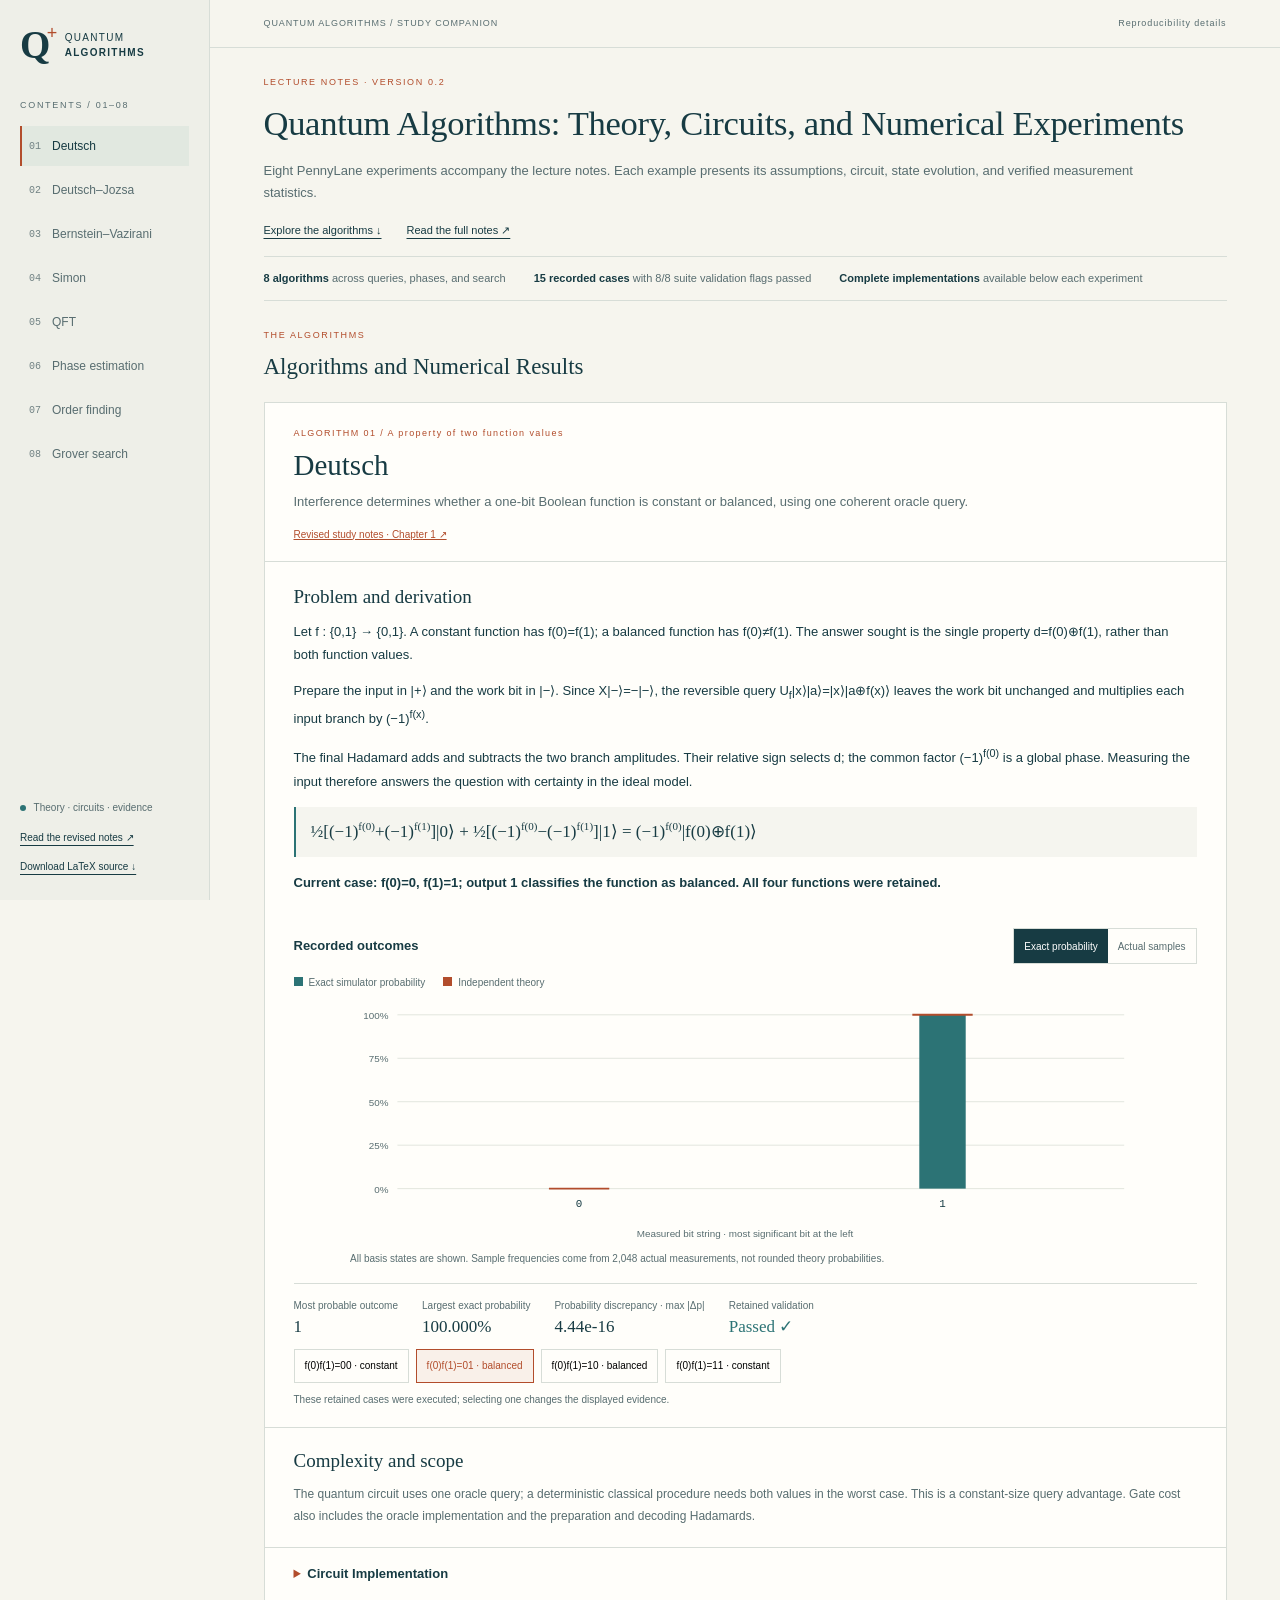
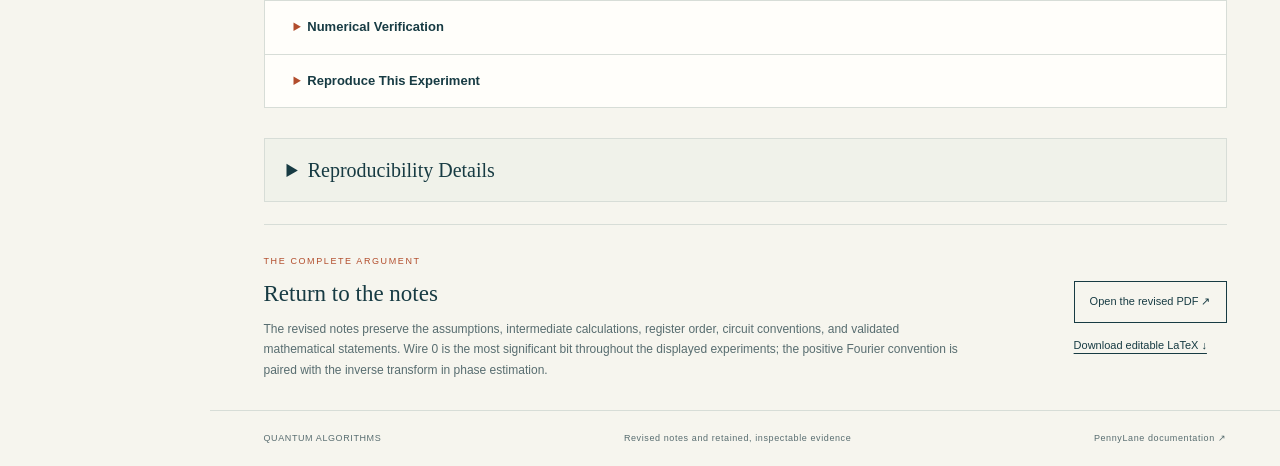
<file: quantum-algorithms/index.html>
<!doctype html>
<html lang="en">
<head>
  <meta charset="utf-8"><meta name="viewport" content="width=device-width,initial-scale=1">
  <meta name="description" content="Quantum algorithms developed through continuous derivations, complete circuit implementations, and independently verified numerical experiments.">
  <title>Quantum Algorithms: Theory, Circuits, and Numerical Experiments</title>
  <link rel="icon" href="icon.svg" type="image/svg+xml">
  <link rel="stylesheet" href="style.css">
  <script defer src="data/results.js"></script><script defer src="data/sources.js"></script><script defer src="app.js"></script>
</head>
<body>
<a class="skip-link" href="#workspace">Skip to the experiments</a>
<aside class="rail">
  <a class="brand" href="#top"><span class="brand-mark">Q<span>+</span></span><span>QUANTUM<br><b>ALGORITHMS</b></span></a>
  <div class="rail-label">CONTENTS / 01–08</div>
  <nav aria-label="Algorithm navigation" id="algorithm-nav"></nav>
  <div class="rail-bottom"><span class="status-dot"></span> Theory · circuits · evidence
    <a href="assets/quantum_algorithms_v0.2.pdf" target="_blank" rel="noopener">Read the revised notes ↗</a>
    <a href="assets/quantum_algorithms_v0.2.tex" download>Download LaTeX source ↓</a>
  </div>
</aside>
<div class="page">
  <header class="topbar"><a href="#top">QUANTUM ALGORITHMS / STUDY COMPANION</a><a href="#reproducibility">Reproducibility details</a></header>
  <main id="top">
    <section class="hero" aria-labelledby="page-title">
      <div class="eyebrow">LECTURE NOTES · VERSION 0.2</div>
      <h1 id="page-title">Quantum Algorithms: Theory, Circuits, and Numerical Experiments</h1>
      <p class="hero-copy">Eight PennyLane experiments accompany the lecture notes. Each example presents its assumptions, circuit, state evolution, and verified measurement statistics.</p>
      <div class="hero-actions"><a class="text-link" href="#workspace">Explore the algorithms ↓</a><a class="text-link" href="assets/quantum_algorithms_v0.2.pdf" target="_blank" rel="noopener">Read the full notes ↗</a></div>
      <div class="run-strip" id="run-strip" aria-live="polite">Loading the recorded experiments…</div>
    </section>
    <section id="workspace" class="workspace" aria-labelledby="workspace-title">
      <div class="workspace-head"><div><div class="section-kicker">THE ALGORITHMS</div><h2 id="workspace-title">Algorithms and Numerical Results</h2></div><label class="mobile-select">Select an algorithm<select id="algorithm-select" aria-label="Select a quantum algorithm"></select></label></div>
      <div class="experiment" id="experiment" aria-live="polite"></div>
    </section>
    <section class="machine" id="machine">
      <details id="reproducibility" class="reproducibility-panel">
        <summary>Reproducibility Details</summary>
        <div class="details-content">
          <p>The figures browse a retained experiment batch. Selecting a case, changing a chart mode, or moving the iteration slider does not start another computation. Exact simulator probabilities and actual finite-sample observations remain separate.</p>
          <div id="machine-data"></div>
          <div class="downloads"><a class="button primary" href="data/results.json" download>Download recorded data ↓</a><a class="button secondary" href="assets/demo_source.zip" download>Download complete runnable source ↓</a><a class="text-link" href="assets/probability_overview.svg" target="_blank" rel="noopener">Open the exported outcome figure ↗</a></div>
          <div id="reproducibility-sources"></div>
        </div>
      </details>
    </section>
    <section class="reading"><div><div class="section-kicker">THE COMPLETE ARGUMENT</div><h2>Return to the notes</h2><p>The revised notes preserve the assumptions, intermediate calculations, register order, circuit conventions, and validated mathematical statements. Wire 0 is the most significant bit throughout the displayed experiments; the positive Fourier convention is paired with the inverse transform in phase estimation.</p></div><div class="reading-links"><a class="button secondary" href="assets/quantum_algorithms_v0.2.pdf" target="_blank" rel="noopener">Open the revised PDF ↗</a><a class="text-link" href="assets/quantum_algorithms_v0.2.tex" download>Download editable LaTeX ↓</a></div></section>
  </main>
  <footer><span>QUANTUM ALGORITHMS</span><span id="footer-run">A companion to the revised study notes</span><a href="https://docs.pennylane.ai/en/stable/" target="_blank" rel="noopener">PennyLane documentation ↗</a></footer>
</div>
<noscript><p class="noscript">Enable JavaScript to browse the interactive figures and complete source files. The PDF, LaTeX, recorded data, and source archive remain available through their download links.</p></noscript>
</body>
</html>
</file>
<file: quantum-algorithms/style.css>
:root{--paper:#f6f5ee;--white:#fffefa;--ink:#173b43;--muted:#586d70;--line:#d7ddd7;--accent:#b24d2c;--teal:#2c7375;--rail:210px;--serif:Georgia,'Times New Roman',serif;--sans:'Segoe UI',Arial,sans-serif}
*{box-sizing:border-box}html{scroll-behavior:smooth;scroll-padding-top:24px}body{margin:0;background:var(--paper);color:var(--ink);font:15px/1.72 var(--sans)}a{color:inherit;text-decoration:none}button,select,input{font:inherit}button,a,select,input,summary{outline-offset:4px}button{cursor:pointer}button:focus-visible,a:focus-visible,select:focus-visible,input:focus-visible,summary:focus-visible{outline:2px solid var(--accent)}a:hover{text-decoration:underline;text-underline-offset:4px}.skip-link{position:absolute;top:-90px;left:225px;z-index:20;background:var(--ink);color:#fff;padding:12px}.skip-link:focus{top:10px}.rail{position:fixed;inset:0 auto 0 0;width:var(--rail);border-right:1px solid var(--line);padding:25px 20px;background:#eeefe8;display:flex;flex-direction:column;overflow-y:auto}.brand{display:flex;align-items:center;gap:13px;font-size:10px;letter-spacing:1.3px;line-height:1.5}.brand-mark{font:bold 39px/1 var(--serif);position:relative}.brand-mark>span{color:var(--accent);font:18px var(--sans);position:absolute;top:-2px;right:-7px}.rail-label{font-size:9px;letter-spacing:1.7px;color:var(--muted);margin:34px 0 13px}.rail nav{display:flex;flex-direction:column;gap:4px}.nav-btn{background:none;border:0;text-align:left;padding:10px 7px;display:flex;align-items:center;gap:11px;color:var(--muted);border-left:2px solid transparent;font-size:12px;line-height:1.5;min-height:40px}.nav-number{font:10px Consolas,monospace;color:#718284}.nav-btn[aria-current=true]{background:#e1e8e0;color:var(--ink);border-left-color:var(--accent)}.nav-btn:hover{background:#e6e9e1}.rail-bottom{margin-top:auto;font-size:10px;color:var(--muted);padding-top:26px}.rail-bottom a{display:block;margin-top:12px;color:var(--ink);text-decoration:underline;text-underline-offset:4px}.status-dot{display:inline-block;width:6px;height:6px;border-radius:50%;background:var(--teal);margin-right:5px}.page{margin-left:var(--rail)}.topbar{height:48px;padding:0 5%;border-bottom:1px solid var(--line);display:flex;justify-content:space-between;align-items:center;gap:18px;font-size:9px;letter-spacing:.9px;color:var(--muted)}main{max-width:1260px;margin:0 auto;padding:0 5%}.hero{padding:27px 0 0}.eyebrow,.section-kicker{font-size:9px;letter-spacing:1.6px;color:var(--accent)}h1{font:500 clamp(27px,2.7vw,38px)/1.25 var(--serif);max-width:1010px;margin:12px 0 14px;letter-spacing:-.3px}.hero-copy{max-width:920px;color:var(--muted);font-size:13px;line-height:1.75;margin:0}.hero-actions{display:flex;gap:25px;align-items:center;flex-wrap:wrap;margin:16px 0}.text-link{font-size:11px;text-decoration:underline;text-underline-offset:4px}.run-strip{display:flex;gap:28px;flex-wrap:wrap;border-top:1px solid var(--line);border-bottom:1px solid var(--line);padding:12px 0;font-size:11px;color:var(--muted)}.run-strip strong{font-weight:600;color:var(--ink)}h2{font:500 23px/1.4 var(--serif);margin:8px 0 13px}h3{font-weight:600}.path-section{padding:26px 0 23px;border-bottom:1px solid var(--line)}.path-section p{max-width:950px;font-size:13px;color:var(--muted);margin:0}.workspace{padding-top:27px;scroll-margin-top:18px}.workspace-head{display:flex;justify-content:space-between;align-items:center;gap:16px}.workspace-head h2{margin-bottom:9px}.mobile-select{display:none}.experiment{border:1px solid var(--line);background:var(--white);margin-top:9px}.experiment-top{padding:23px 29px 18px;border-bottom:1px solid var(--line)}.algo-code{font-size:9px;letter-spacing:1.4px;color:var(--accent)}.algo-title{font:500 29px/1.25 var(--serif);margin:6px 0 8px}.algo-intro{font-size:13px;color:var(--muted);margin:0}.note-link{font-size:10px;color:var(--muted);margin-top:12px}.note-link a{color:var(--accent);text-decoration:underline}.derivation{padding:22px 29px 4px;max-width:1000px}.derivation h4,.complexity h4{font:500 19px/1.35 var(--serif);margin:0 0 10px}.derivation p{font-size:13px;line-height:1.8;margin:0 0 13px}.equation{font:17px/1.7 var(--serif);padding:10px 15px;background:#f5f5ef;border-left:2px solid var(--teal);margin:14px 0;overflow-x:auto;white-space:normal}.equation sub,.equation sup{font-size:65%}.math-inline{font-family:var(--serif)}.result-area{padding:17px 29px 19px}.chart-head{display:flex;justify-content:space-between;align-items:center;gap:16px;margin-bottom:10px}.chart-head h3{margin:0;font-size:13px}.chart-toggle{display:inline-flex;border:1px solid var(--line)}.chart-toggle button{background:transparent;border:0;color:var(--muted);font-size:10px;padding:7px 10px;min-height:34px}.chart-toggle button[aria-pressed=true]{background:var(--ink);color:white}.chart-legend{display:flex;gap:18px;flex-wrap:wrap;font-size:10px;color:var(--muted)}.legend-key{display:inline-block;width:9px;height:9px;background:var(--teal);margin-right:6px}.legend-key.theory{background:var(--accent)}.chart-wrap{margin:10px auto 0;max-width:790px;width:100%;overflow-x:auto}.prob-chart{display:block;width:100%;min-width:450px;max-height:255px}.chart-caption{font-size:10px;color:var(--muted);line-height:1.65;margin:8px 0 0}.metric-row{display:flex;gap:24px;flex-wrap:wrap;margin:15px 0 9px;padding-top:13px;border-top:1px solid var(--line)}.metric span{display:block;font-size:10px;color:var(--muted)}.metric strong{font:17px var(--serif)}.verified{color:var(--teal)}.case-tabs{display:flex;gap:7px;flex-wrap:wrap;margin:9px 0}.case-tabs button{padding:6px 10px;background:var(--white);border:1px solid var(--line);font-size:10px;min-height:34px}.case-tabs button[aria-pressed=true]{border-color:var(--accent);color:var(--accent);background:#f9f0e9}.case-block{margin:16px 0 0;padding:15px 17px;background:#f3f4ed;border:1px solid #e0e4dc;min-width:0}.case-block h4{margin:0 0 7px;font-size:12px}.case-block p{font-size:12px;color:var(--muted);margin:6px 0}.phase-chart{display:block;width:100%;max-height:210px}.curve-chart{display:block;width:100%;min-width:440px;max-height:230px}#grover-curve{max-width:100%;overflow-x:auto}.iteration-control{display:flex;align-items:center;gap:13px;font-size:11px;margin:12px 0;flex-wrap:wrap}.iteration-control input{width:45%;accent-color:var(--accent);min-width:125px}.iteration-control output{font-size:10px}.data-table{width:100%;border-collapse:collapse;font-size:11px;margin-top:9px}.data-table th,.data-table td{text-align:left;border-bottom:1px solid var(--line);padding:7px 8px;vertical-align:top}.data-table th{color:var(--muted);font-weight:600}.table-scroll{overflow-x:auto}.complexity{border-top:1px solid var(--line);padding:20px 29px}.complexity p{font-size:12px;color:var(--muted);margin:0;line-height:1.8}.algorithm-panel{border-top:1px solid var(--line);padding:0 29px}.algorithm-panel>summary{padding:15px 0;font-size:13px;font-weight:600;cursor:pointer}.algorithm-panel>summary::marker{color:var(--accent)}.details-content{padding:0 0 18px;font-size:12px}.details-content p{line-height:1.8;color:var(--muted);margin:10px 0}.details-content h4{font-size:12px;margin:17px 0 8px}.step-flow{counter-reset:circuitstep;margin:13px 0;padding:0;list-style:none}.step-flow li{counter-increment:circuitstep;padding:5px 0;font-size:11px;color:var(--muted)}.step-flow li:before{content:counter(circuitstep,decimal-leading-zero) '  ';color:var(--accent);font:10px Consolas,monospace;margin-right:9px}.circuit-text,.source-code{overflow:auto;font:11px/1.65 Consolas,'Courier New',monospace;max-height:520px;color:var(--ink);background:#f2f3ed;padding:15px;border:1px solid #e0e4dc;white-space:pre;tab-size:4}.source-file{margin:12px 0;border:1px solid var(--line);padding:0 13px}.source-file>summary{padding:10px 0;font:11px/1.6 Consolas,monospace;cursor:pointer;overflow-wrap:anywhere}.source-code{margin:0 0 12px;max-height:600px}.source-note{font-size:10px}.minor-details{font-size:11px;margin:12px 0}.minor-details>summary{cursor:pointer;padding:5px 0}.machine{padding:30px 0 22px;border-bottom:1px solid var(--line)}.reproducibility-panel{border:1px solid var(--line);background:#f0f2ea;padding:0 22px}.reproducibility-panel>summary{font:500 20px/1.4 var(--serif);cursor:pointer;padding:17px 0}.machine-grid{display:grid;grid-template-columns:repeat(3,1fr);gap:19px;margin:19px 0}.machine-card{border-top:2px solid var(--ink);padding:12px 0}.machine-card small{display:block;font-size:9px;letter-spacing:1px;color:var(--muted)}.machine-card strong{font:18px var(--serif);display:block;margin:6px 0;overflow-wrap:anywhere}.machine-card p{font-size:11px;margin:0}.benchmark-panel{display:grid;grid-template-columns:1fr 1fr;gap:26px;border:1px solid var(--line);padding:16px 20px}.benchmark-panel p{font-size:11px;margin:7px 0}.benchmark-panel h3{font-size:12px;margin:0 0 8px}.downloads{display:flex;gap:12px;align-items:center;flex-wrap:wrap;margin:20px 0}.button{display:inline-flex;align-items:center;justify-content:center;gap:12px;padding:10px 15px;font-size:11px;border:1px solid var(--ink);min-height:42px}.primary{color:#fff;background:var(--ink)}.secondary{background:transparent}.reading{padding:29px 0;display:grid;grid-template-columns:1fr auto;align-items:center;gap:34px}.reading p{font-size:12px;color:var(--muted);max-width:700px;margin:0}.reading h2{margin-bottom:9px}.reading-links{display:flex;flex-direction:column;align-items:flex-start;gap:13px}footer{border-top:1px solid var(--line);padding:20px 5%;display:flex;justify-content:space-between;gap:15px;flex-wrap:wrap;font-size:9px;letter-spacing:.6px;color:var(--muted)}.error-box{padding:24px;border:1px solid var(--accent);color:var(--accent)}.noscript{margin:25px;padding:17px;background:white}.inline-code{font:11px Consolas,monospace;color:var(--ink)}
@media(max-width:1100px){:root{--rail:185px}.rail{padding:23px 14px}.nav-btn{font-size:11px;gap:8px}main{padding:0 4%}.topbar{padding:0 4%}.experiment-top,.derivation,.result-area,.complexity{padding-left:23px;padding-right:23px}.algorithm-panel{padding:0 23px}.algo-title{font-size:27px}.machine-card strong{font-size:16px}}
@media(max-width:800px){:root{--rail:0px}.rail{display:none}.page{margin-left:0}.skip-link{left:16px}.topbar{height:44px;font-size:8px}main{padding:0 5%}.hero{padding-top:23px}h1{font-size:31px}.mobile-select{display:block;font-size:10px}.mobile-select select{display:block;max-width:200px;padding:7px;border:1px solid var(--line);background:var(--white);color:var(--ink);font-size:11px}.workspace-head{align-items:flex-start}.machine-grid{gap:12px}.benchmark-panel{gap:20px}.reading{gap:20px}}
@media(max-width:560px){body{font-size:14px}.topbar{font-size:8px;letter-spacing:.3px}.topbar>a:first-child{max-width:180px}.hero{padding-top:22px}h1{font-size:29px;line-height:1.26}.eyebrow{font-size:8px;letter-spacing:1.2px}.hero-copy{font-size:12px}.hero-actions{gap:17px}.run-strip{gap:6px 20px;font-size:10px}.path-section{padding:22px 0}.path-section p{font-size:12px}h2{font-size:21px}.workspace{padding-top:23px}.workspace-head{display:block}.mobile-select{margin:12px 0}.mobile-select select{width:100%;max-width:none}.experiment-top{padding:20px 17px 16px}.algo-title{font-size:27px}.algo-intro{font-size:12px}.derivation{padding:18px 17px 3px}.derivation p{font-size:12px}.equation{font-size:15px;padding:9px 11px}.result-area{padding:15px 14px 17px}.chart-head{display:block}.chart-toggle{margin-top:10px}.metric-row{gap:14px 20px}.metric strong{font-size:16px}.case-block{padding:13px}.case-block p{font-size:11px}.complexity{padding:18px 17px}.algorithm-panel{padding:0 17px}.circuit-text,.source-code{font-size:10px;padding:11px}.source-file{padding:0 9px}.machine{padding-top:23px}.reproducibility-panel{padding:0 15px}.machine-grid{display:block}.machine-card strong{font-size:19px}.benchmark-panel{display:block;padding:14px}.benchmark-panel>div+div{border-top:1px solid var(--line);margin-top:16px;padding-top:16px}.downloads .button{width:100%}.reading{display:block;padding:25px 0}.reading-links{margin-top:17px}.iteration-control input{width:65%}.prob-chart,.curve-chart{max-height:none}footer{gap:9px}.data-table{font-size:10px}}
@media(prefers-reduced-motion:reduce){html{scroll-behavior:auto}}
</file>
